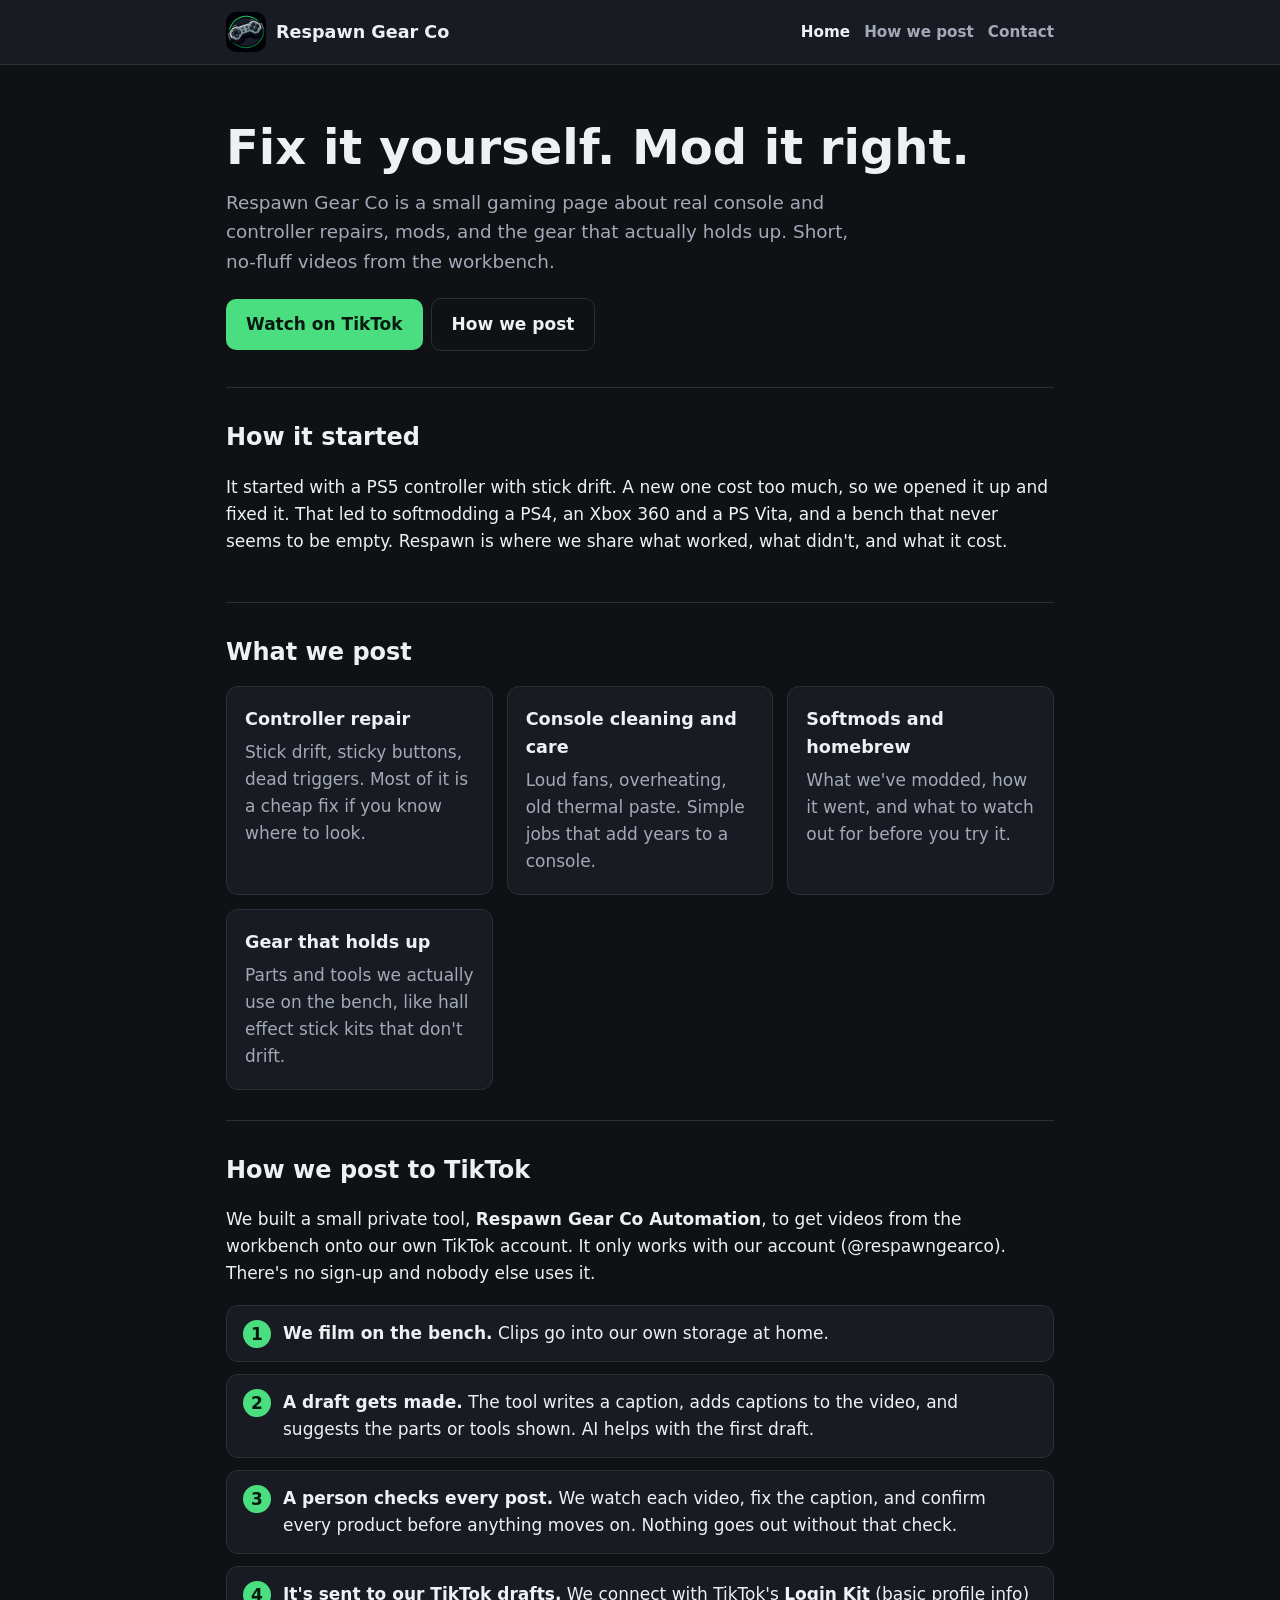
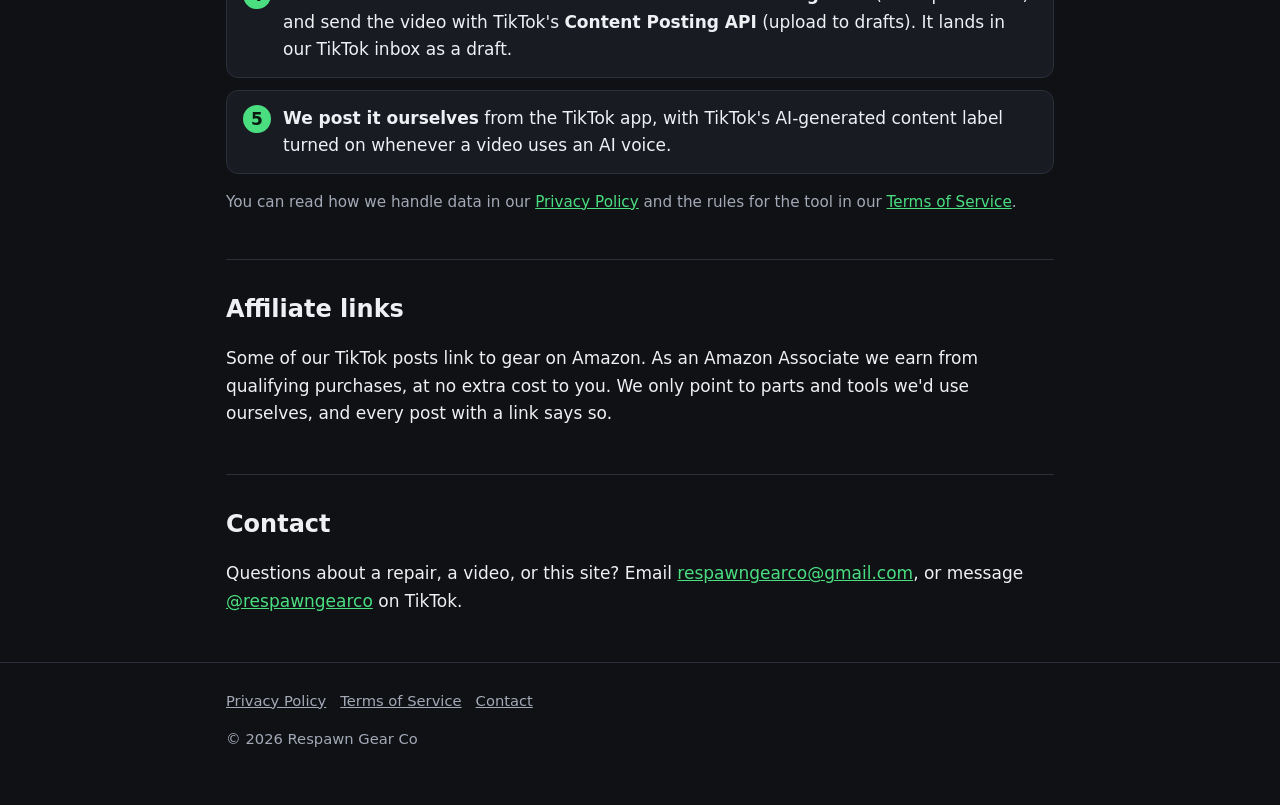
<file: index.html>
<!doctype html>
<html lang="en">
<head>
<meta charset="utf-8">
<meta name="viewport" content="width=device-width, initial-scale=1">
<title>Respawn Gear Co | Console repair, mods and gaming gear</title>
<meta name="description" content="Respawn Gear Co shows real console and controller repairs, mods, and the gear that actually works. Short videos on TikTok.">
<link rel="icon" href="favicon.ico" sizes="any">
<link rel="icon" type="image/png" href="icon-192.png">
<link rel="apple-touch-icon" href="icon-192.png">
<link rel="stylesheet" href="style.css">
</head>
<body>
<header><div class="wrap">
  <a class="brand" href="./"><img src="icon-192.png" alt="" width="40" height="40">Respawn Gear Co</a>
  <nav><a href="./" aria-current="page">Home</a><a href="#tiktok">How we post</a><a href="#contact">Contact</a></nav>
</div></header>

<main class="wrap">
  <div class="hero">
    <h1>Fix it yourself. Mod it right.</h1>
    <p>Respawn Gear Co is a small gaming page about real console and controller repairs, mods, and the gear that actually holds up. Short, no-fluff videos from the workbench.</p>
    <a class="btn" href="https://www.tiktok.com/@respawngearco">Watch on TikTok</a><a class="btn ghost" href="#tiktok">How we post</a>
  </div>

  <section>
    <h2>How it started</h2>
    <p>It started with a PS5 controller with stick drift. A new one cost too much, so we opened it up and fixed it. That led to softmodding a PS4, an Xbox 360 and a PS Vita, and a bench that never seems to be empty. Respawn is where we share what worked, what didn't, and what it cost.</p>
  </section>

  <section>
    <h2>What we post</h2>
    <div class="grid">
      <div class="card"><h3>Controller repair</h3><p>Stick drift, sticky buttons, dead triggers. Most of it is a cheap fix if you know where to look.</p></div>
      <div class="card"><h3>Console cleaning and care</h3><p>Loud fans, overheating, old thermal paste. Simple jobs that add years to a console.</p></div>
      <div class="card"><h3>Softmods and homebrew</h3><p>What we've modded, how it went, and what to watch out for before you try it.</p></div>
      <div class="card"><h3>Gear that holds up</h3><p>Parts and tools we actually use on the bench, like hall effect stick kits that don't drift.</p></div>
    </div>
  </section>

  <section id="tiktok">
    <h2>How we post to TikTok</h2>
    <p>We built a small private tool, <b>Respawn Gear Co Automation</b>, to get videos from the workbench onto our own TikTok account. It only works with our account (@respawngearco). There's no sign-up and nobody else uses it.</p>
    <ol class="steps">
      <li><b>We film on the bench.</b> Clips go into our own storage at home.</li>
      <li><b>A draft gets made.</b> The tool writes a caption, adds captions to the video, and suggests the parts or tools shown. AI helps with the first draft.</li>
      <li><b>A person checks every post.</b> We watch each video, fix the caption, and confirm every product before anything moves on. Nothing goes out without that check.</li>
      <li><b>It's sent to our TikTok drafts.</b> We connect with TikTok's <b>Login Kit</b> (basic profile info) and send the video with TikTok's <b>Content Posting API</b> (upload to drafts). It lands in our TikTok inbox as a draft.</li>
      <li><b>We post it ourselves</b> from the TikTok app, with TikTok's AI-generated content label turned on whenever a video uses an AI voice.</li>
    </ol>
    <p class="note">You can read how we handle data in our <a href="privacy.html">Privacy Policy</a> and the rules for the tool in our <a href="terms.html">Terms of Service</a>.</p>
  </section>

  <section>
    <h2>Affiliate links</h2>
    <p>Some of our TikTok posts link to gear on Amazon. As an Amazon Associate we earn from qualifying purchases, at no extra cost to you. We only point to parts and tools we'd use ourselves, and every post with a link says so.</p>
  </section>

  <section id="contact">
    <h2>Contact</h2>
    <p>Questions about a repair, a video, or this site? Email <a href="mailto:respawngearco@gmail.com">respawngearco@gmail.com</a>, or message <a href="https://www.tiktok.com/@respawngearco">@respawngearco</a> on TikTok.</p>
  </section>
</main>

<footer><div class="wrap">
  <a href="privacy.html">Privacy Policy</a><a href="terms.html">Terms of Service</a><a href="mailto:respawngearco@gmail.com">Contact</a>
  <p>&copy; 2026 Respawn Gear Co</p>
</div></footer>
</body>
</html>
</file>
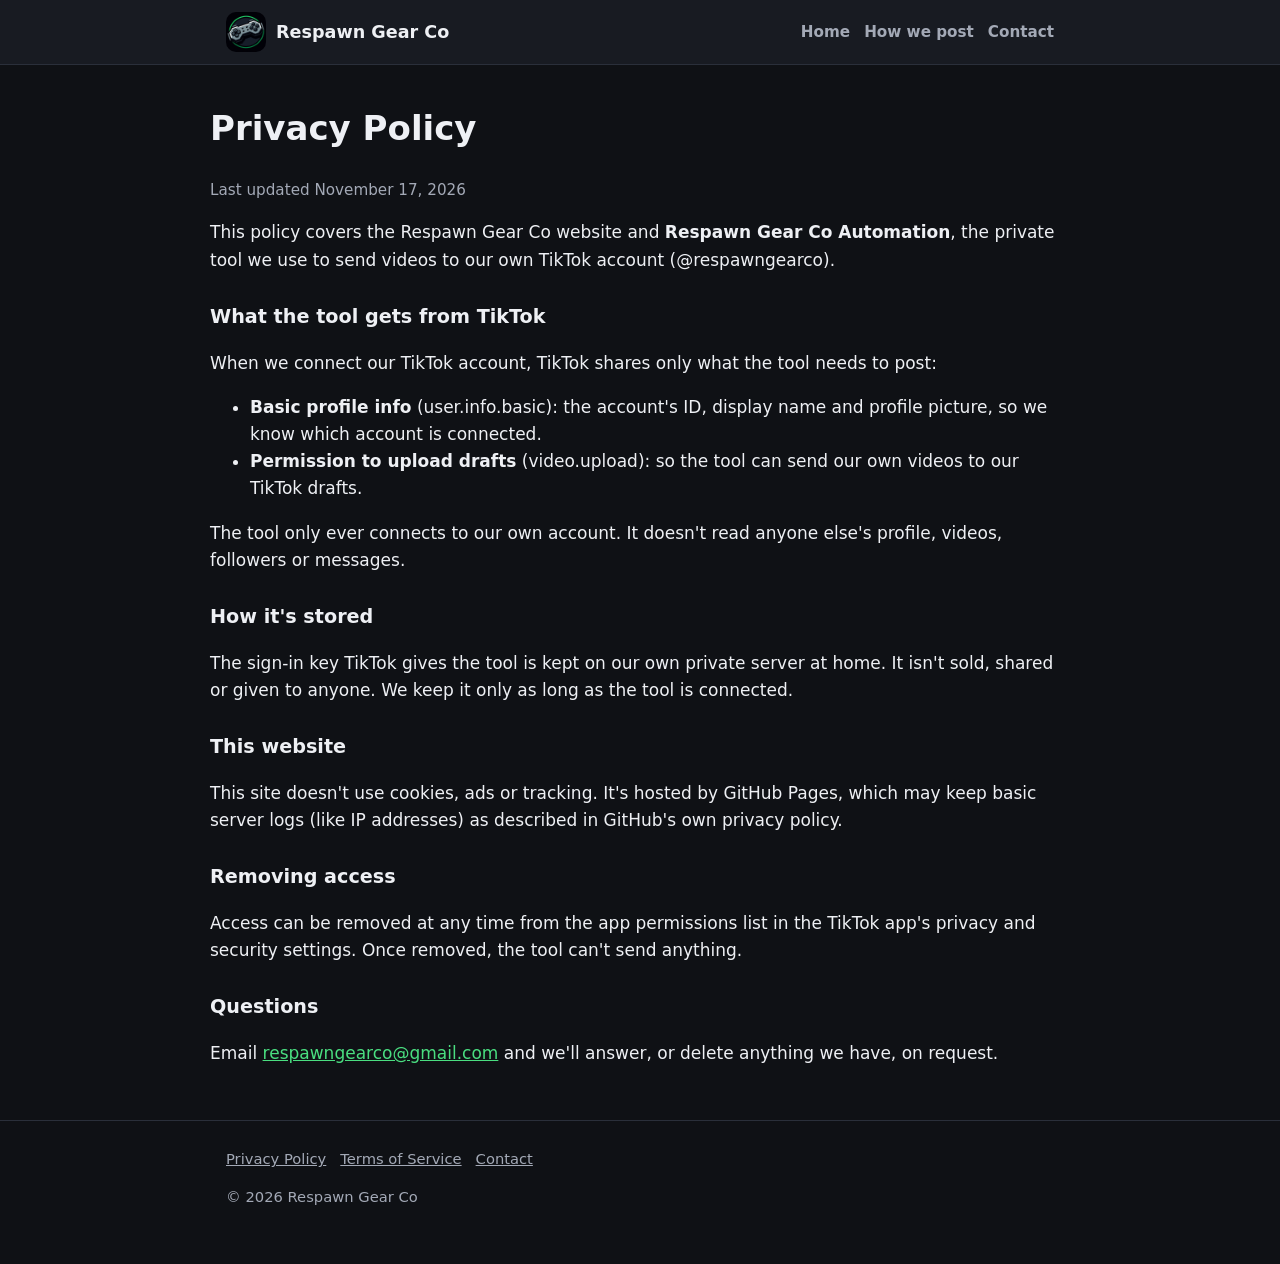
<file: privacy.html>
<!doctype html>
<html lang="en">
<head>
<meta charset="utf-8">
<meta name="viewport" content="width=device-width, initial-scale=1">
<title>Privacy Policy | Respawn Gear Co</title>
<link rel="icon" href="favicon.ico" sizes="any">
<link rel="icon" type="image/png" href="icon-192.png">
<link rel="apple-touch-icon" href="icon-192.png">
<link rel="stylesheet" href="style.css">
</head>
<body>
<header><div class="wrap">
  <a class="brand" href="./"><img src="icon-192.png" alt="" width="40" height="40">Respawn Gear Co</a>
  <nav><a href="./">Home</a><a href="./#tiktok">How we post</a><a href="./#contact">Contact</a></nav>
</div></header>

<main class="wrap legal">
  <h1>Privacy Policy</h1>
  <p class="note">Last updated November 17, 2026</p>
  <p>This policy covers the Respawn Gear Co website and <b>Respawn Gear Co Automation</b>, the private tool we use to send videos to our own TikTok account (@respawngearco).</p>

  <h2>What the tool gets from TikTok</h2>
  <p>When we connect our TikTok account, TikTok shares only what the tool needs to post:</p>
  <ul>
    <li><b>Basic profile info</b> (user.info.basic): the account's ID, display name and profile picture, so we know which account is connected.</li>
    <li><b>Permission to upload drafts</b> (video.upload): so the tool can send our own videos to our TikTok drafts.</li>
  </ul>
  <p>The tool only ever connects to our own account. It doesn't read anyone else's profile, videos, followers or messages.</p>

  <h2>How it's stored</h2>
  <p>The sign-in key TikTok gives the tool is kept on our own private server at home. It isn't sold, shared or given to anyone. We keep it only as long as the tool is connected.</p>

  <h2>This website</h2>
  <p>This site doesn't use cookies, ads or tracking. It's hosted by GitHub Pages, which may keep basic server logs (like IP addresses) as described in GitHub's own privacy policy.</p>

  <h2>Removing access</h2>
  <p>Access can be removed at any time from the app permissions list in the TikTok app's privacy and security settings. Once removed, the tool can't send anything.</p>

  <h2>Questions</h2>
  <p>Email <a href="mailto:respawngearco@gmail.com">respawngearco@gmail.com</a> and we'll answer, or delete anything we have, on request.</p>
</main>

<footer><div class="wrap">
  <a href="privacy.html">Privacy Policy</a><a href="terms.html">Terms of Service</a><a href="mailto:respawngearco@gmail.com">Contact</a>
  <p>&copy; 2026 Respawn Gear Co</p>
</div></footer>
</body>
</html>
</file>
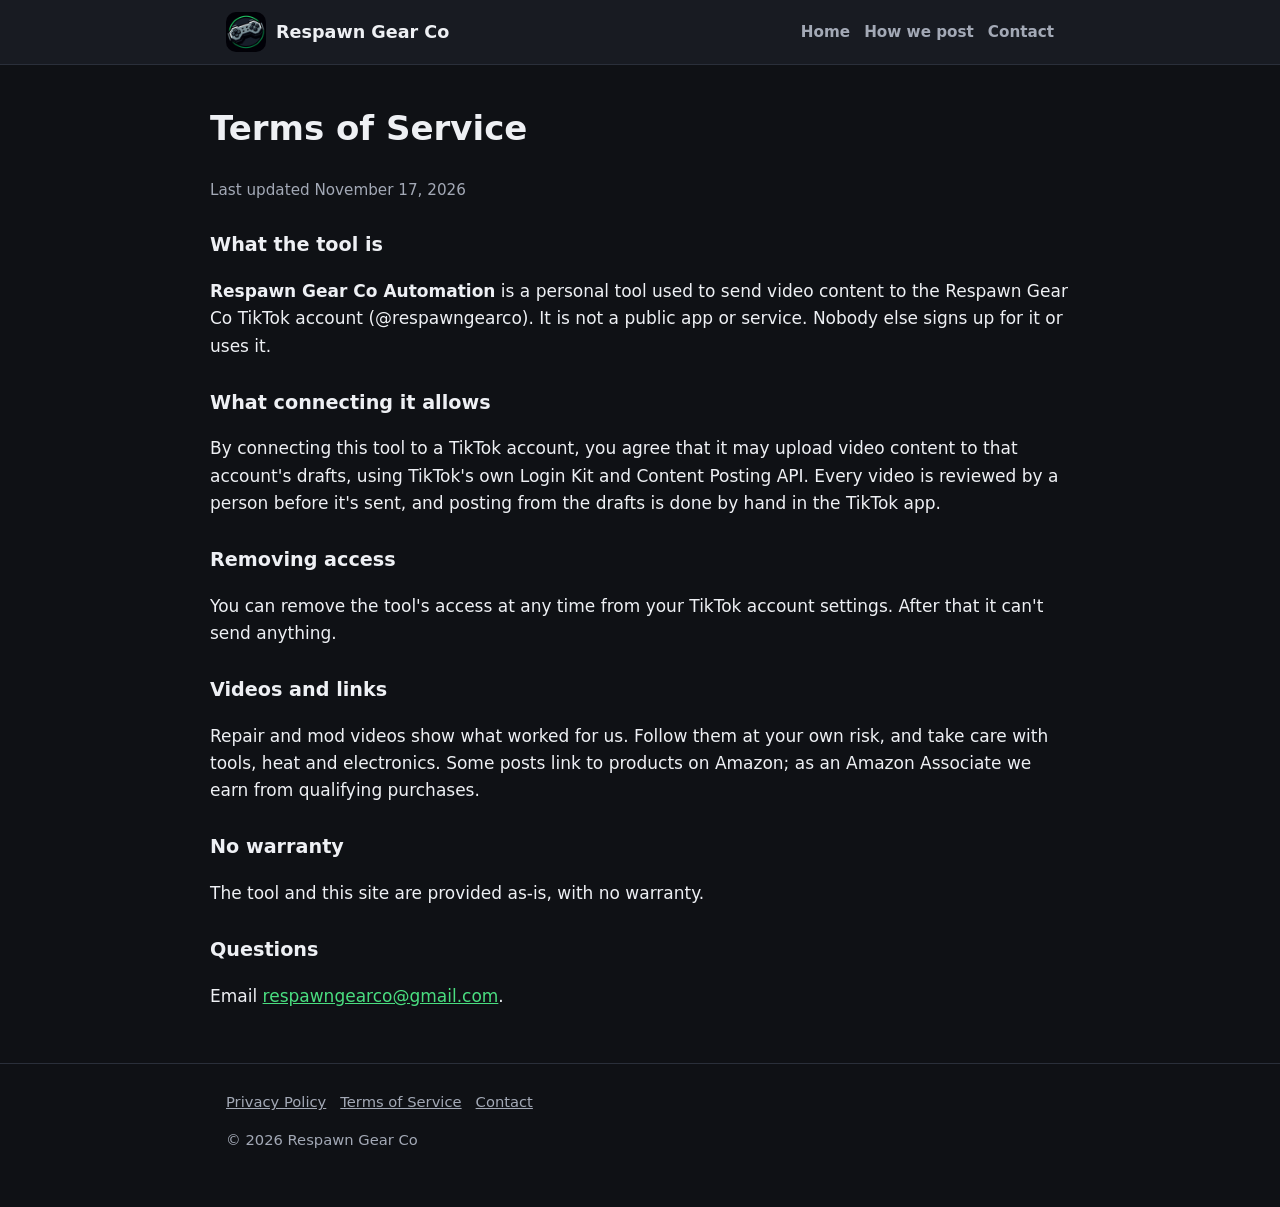
<file: terms.html>
<!doctype html>
<html lang="en">
<head>
<meta charset="utf-8">
<meta name="viewport" content="width=device-width, initial-scale=1">
<title>Terms of Service | Respawn Gear Co</title>
<link rel="icon" href="favicon.ico" sizes="any">
<link rel="icon" type="image/png" href="icon-192.png">
<link rel="apple-touch-icon" href="icon-192.png">
<link rel="stylesheet" href="style.css">
</head>
<body>
<header><div class="wrap">
  <a class="brand" href="./"><img src="icon-192.png" alt="" width="40" height="40">Respawn Gear Co</a>
  <nav><a href="./">Home</a><a href="./#tiktok">How we post</a><a href="./#contact">Contact</a></nav>
</div></header>

<main class="wrap legal">
  <h1>Terms of Service</h1>
  <p class="note">Last updated November 17, 2026</p>

  <h2>What the tool is</h2>
  <p><b>Respawn Gear Co Automation</b> is a personal tool used to send video content to the Respawn Gear Co TikTok account (@respawngearco). It is not a public app or service. Nobody else signs up for it or uses it.</p>

  <h2>What connecting it allows</h2>
  <p>By connecting this tool to a TikTok account, you agree that it may upload video content to that account's drafts, using TikTok's own Login Kit and Content Posting API. Every video is reviewed by a person before it's sent, and posting from the drafts is done by hand in the TikTok app.</p>

  <h2>Removing access</h2>
  <p>You can remove the tool's access at any time from your TikTok account settings. After that it can't send anything.</p>

  <h2>Videos and links</h2>
  <p>Repair and mod videos show what worked for us. Follow them at your own risk, and take care with tools, heat and electronics. Some posts link to products on Amazon; as an Amazon Associate we earn from qualifying purchases.</p>

  <h2>No warranty</h2>
  <p>The tool and this site are provided as-is, with no warranty.</p>

  <h2>Questions</h2>
  <p>Email <a href="mailto:respawngearco@gmail.com">respawngearco@gmail.com</a>.</p>
</main>

<footer><div class="wrap">
  <a href="privacy.html">Privacy Policy</a><a href="terms.html">Terms of Service</a><a href="mailto:respawngearco@gmail.com">Contact</a>
  <p>&copy; 2026 Respawn Gear Co</p>
</div></footer>
</body>
</html>
</file>
<file: style.css>
/* Respawn Gear Co website. Colors and spacing live in the variables at the top. */
:root {
  --bg: #0f1115;
  --surface: #181b22;
  --fg: #eef0f4;
  --muted: #a3a9b6;
  --line: #2a2f3a;
  --accent: #4ade80;
  --accent-fg: #0b1a10;
  --radius: 12px;
  --font: system-ui, -apple-system, "Segoe UI", Roboto, sans-serif;
}
* { box-sizing: border-box; }
html { -webkit-text-size-adjust: 100%; }
body { margin: 0; background: var(--bg); color: var(--fg); font-family: var(--font); font-size: 17px; line-height: 1.6; }
a { color: var(--accent); }
img { max-width: 100%; height: auto; }
.wrap { max-width: 860px; margin: 0 auto; padding: 0 16px; }

header { border-bottom: 1px solid var(--line); background: var(--surface); }
header .wrap { display: flex; align-items: center; gap: 12px; padding-top: 12px; padding-bottom: 12px; flex-wrap: wrap; }
.brand { display: flex; align-items: center; gap: 10px; color: var(--fg); text-decoration: none; font-weight: 800; font-size: 1.1rem; margin-right: auto; }
.brand img { width: 40px; height: 40px; border-radius: 10px; }
nav a { color: var(--muted); text-decoration: none; font-weight: 600; font-size: .95rem; margin-left: 14px; }
nav a:hover, nav a[aria-current="page"] { color: var(--fg); }

.hero { padding: 56px 0 36px; }
.hero h1 { font-size: clamp(2rem, 6vw, 3rem); line-height: 1.1; margin: 0 0 14px; }
.hero p { color: var(--muted); font-size: 1.15rem; margin: 0 0 22px; max-width: 640px; }
.btn { display: inline-block; background: var(--accent); color: var(--accent-fg); font-weight: 700; padding: 12px 20px; border-radius: 10px; text-decoration: none; }
.btn.ghost { background: transparent; color: var(--fg); border: 1px solid var(--line); margin-left: 8px; }

section { padding: 30px 0; border-top: 1px solid var(--line); }
section h2 { font-size: 1.5rem; margin: 0 0 14px; }
.grid { display: grid; grid-template-columns: repeat(auto-fit, minmax(230px, 1fr)); gap: 14px; }
.card { background: var(--surface); border: 1px solid var(--line); border-radius: var(--radius); padding: 18px; }
.card h3 { margin: 0 0 6px; font-size: 1.1rem; }
.card p { margin: 0; color: var(--muted); }
.steps { counter-reset: s; list-style: none; padding: 0; margin: 0; display: grid; gap: 12px; }
.steps li { counter-increment: s; background: var(--surface); border: 1px solid var(--line); border-radius: var(--radius); padding: 14px 16px 14px 56px; position: relative; }
.steps li::before { content: counter(s); position: absolute; left: 16px; top: 14px; width: 28px; height: 28px; border-radius: 50%; background: var(--accent); color: var(--accent-fg); font-weight: 800; text-align: center; line-height: 28px; }
.note { color: var(--muted); font-size: .95rem; }

.legal { padding: 36px 0; }
.legal h1 { margin-top: 0; }
.legal h2 { font-size: 1.2rem; margin-top: 28px; }

footer { border-top: 1px solid var(--line); padding: 26px 0 40px; color: var(--muted); font-size: .92rem; }
footer a { color: var(--muted); margin-right: 14px; }
</file>
